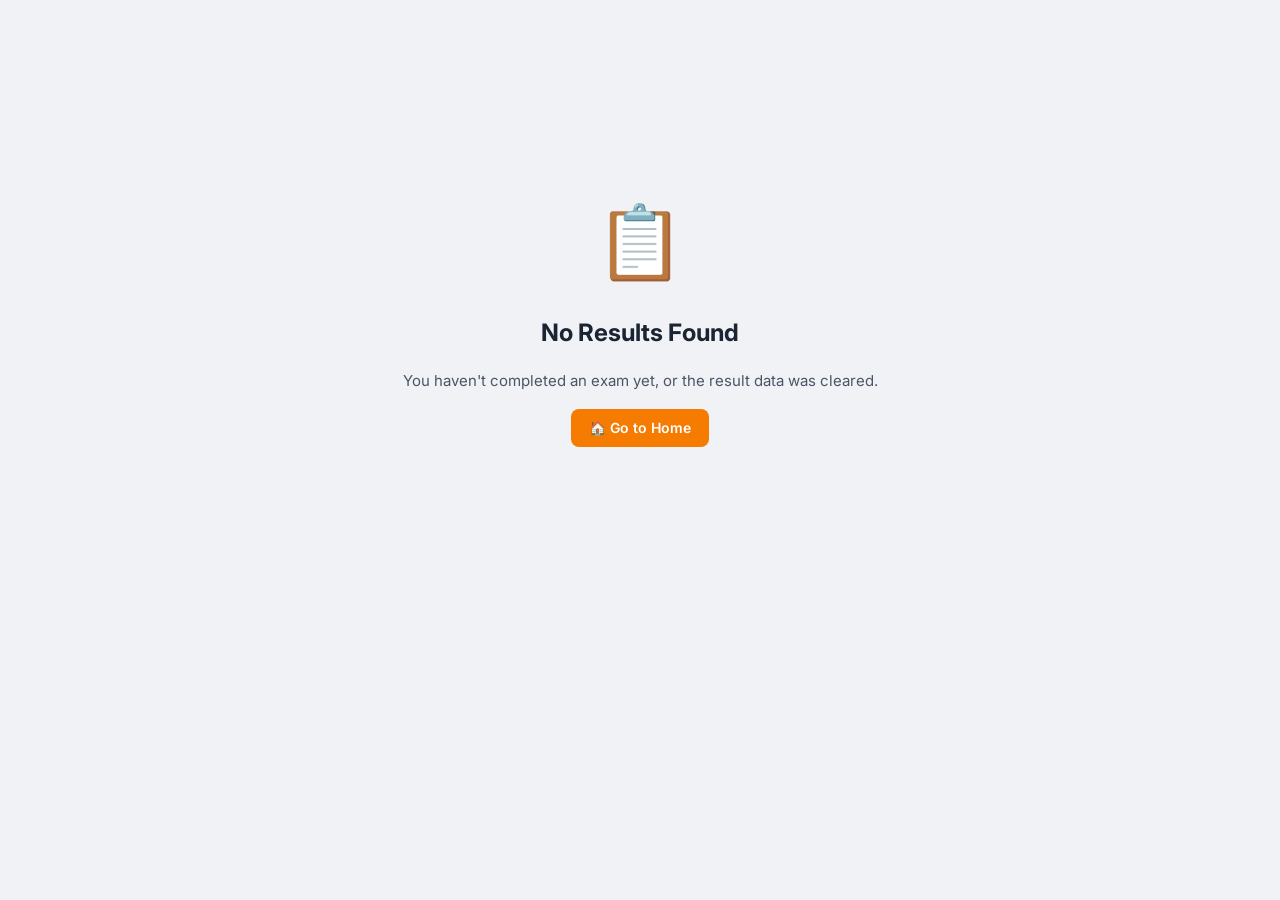
<file: results.html>
<!DOCTYPE html>
<html lang="en">
<head>
  <meta charset="UTF-8">
  <meta name="viewport" content="width=device-width, initial-scale=1.0">
  <title>Exam Results — NPTEL Mock Exam</title>
  <link rel="icon" type="image/svg+xml" href="favicon.svg">
  <meta name="description" content="Your NPTEL mock exam results with detailed question review.">
  <link rel="stylesheet" href="css/style.css">
  <style>
    body { background: var(--bg-page); overflow: auto; }

    /* ── Results Header ───────────────────── */
    .results-header {
      background: linear-gradient(135deg, #002660, #003580);
      color: white;
      padding: 32px 0 0;
    }

    .results-header .top-bar {
      display: flex;
      align-items: center;
      justify-content: space-between;
      margin-bottom: 28px;
    }

    .results-header .logo-area {
      display: flex;
      align-items: center;
      gap: 12px;
    }

    .results-header .logo-icon {
      width: 40px;
      height: 40px;
      background: var(--accent);
      border-radius: 8px;
      display: flex; align-items: center; justify-content: center;
      font-weight: 800; font-size: 18px; color: white;
    }

    .results-header .logo-text h1 { font-size: 17px; font-weight: 700; }
    .results-header .logo-text p  { font-size: 12px; opacity: 0.75; }

    /* ── Score Section ────────────────────── */
    .score-section {
      display: flex;
      gap: 32px;
      align-items: flex-start;
      padding-bottom: 32px;
      flex-wrap: wrap;
    }

    .score-circle {
      width: 160px;
      height: 160px;
      border-radius: 50%;
      border: 6px solid var(--q-answered);
      display: flex;
      flex-direction: column;
      align-items: center;
      justify-content: center;
      background: rgba(255,255,255,0.1);
      flex-shrink: 0;
      text-align: center;
    }

    .score-main {
      font-size: 44px;
      font-weight: 800;
      color: white;
      line-height: 1;
    }

    .score-total { font-size: 22px; font-weight: 400; opacity: 0.8; }
    .score-pct   { font-size: 16px; font-weight: 600; color: #ffb74d; margin-top: 4px; }
    .score-verdict {
      font-size: 13px;
      font-weight: 700;
      margin-top: 4px;
      padding: 3px 12px;
      border-radius: 99px;
      letter-spacing: 0.5px;
    }

    .score-verdict.pass { background: rgba(39,174,96,0.3); color: #a3f0c4; }
    .score-verdict.fail { background: rgba(231,76,60,0.3);  color: #ffa3a3; }

    .score-details {
      flex: 1;
      min-width: 240px;
    }

    .score-details h2 {
      font-size: 22px;
      font-weight: 800;
      color: white;
      margin-bottom: 4px;
    }

    .score-details .exam-meta {
      font-size: 13px;
      opacity: 0.75;
      margin-bottom: 20px;
    }

    .stats-row {
      display: grid;
      grid-template-columns: repeat(auto-fill, minmax(110px, 1fr));
      gap: 12px;
    }

    .stat-box {
      background: rgba(255,255,255,0.12);
      border: 1px solid rgba(255,255,255,0.15);
      border-radius: 10px;
      padding: 14px 10px;
      text-align: center;
    }

    .stat-box .s-val { font-size: 26px; font-weight: 800; color: white; display: block; }
    .stat-box .s-lbl { font-size: 11px; color: rgba(255,255,255,0.7); text-transform: uppercase; letter-spacing: 0.5px; }
    .stat-box.correct .s-val { color: #6ee7b7; }
    .stat-box.wrong   .s-val { color: #fca5a5; }
    .stat-box.skipped .s-val { color: #fbbf24; }

    /* ── Progress Bar ─────────────────────── */
    .progress-bar-wrap {
      background: rgba(255,255,255,0.15);
      border-radius: 99px;
      height: 10px;
      margin-top: 20px;
      overflow: hidden;
    }

    .progress-bar-fill {
      height: 100%;
      border-radius: 99px;
      transition: width 1s cubic-bezier(0.4, 0, 0.2, 1);
      width: 0%;
    }

    /* ── Review Section ───────────────────── */
    .review-section {
      padding: 40px 0 64px;
    }

    .review-toolbar {
      display: flex;
      gap: 12px;
      align-items: center;
      flex-wrap: wrap;
      margin-bottom: 20px;
    }

    .filter-btn {
      padding: 8px 16px;
      border-radius: 99px;
      border: 1.5px solid var(--border);
      font-size: 13px;
      font-weight: 600;
      cursor: pointer;
      background: white;
      color: var(--text-secondary);
      transition: all 0.2s;
      font-family: var(--font-sans);
    }

    .filter-btn:hover { border-color: var(--primary); color: var(--primary); }
    .filter-btn.active { background: var(--primary); color: white; border-color: var(--primary); }

    .search-box {
      margin-left: auto;
      position: relative;
    }

    .search-box input {
      padding: 8px 14px 8px 36px;
      border: 1.5px solid var(--border);
      border-radius: 99px;
      font-size: 13px;
      font-family: var(--font-sans);
      outline: none;
      width: 220px;
      transition: border-color 0.2s;
    }

    .search-box input:focus { border-color: var(--primary); }

    .search-box .search-icon {
      position: absolute;
      left: 12px;
      top: 50%;
      transform: translateY(-50%);
      font-size: 14px;
      color: var(--text-muted);
    }

    /* ── Review Table ─────────────────────── */
    .review-table-wrapper {
      border-radius: var(--radius-lg);
      overflow: hidden;
      box-shadow: var(--shadow-sm);
      border: 1px solid var(--border);
    }

    .review-table {
      width: 100%;
      border-collapse: collapse;
      background: white;
      font-size: 13px;
    }

    .review-table thead {
      background: var(--primary);
      color: white;
      position: sticky;
      top: 0;
      z-index: 10;
    }

    .review-table thead th {
      padding: 12px 14px;
      text-align: left;
      font-weight: 600;
      white-space: nowrap;
    }

    .review-table tbody tr {
      border-bottom: 1px solid var(--border);
      transition: background 0.15s;
    }

    .review-table tbody tr:last-child { border-bottom: none; }
    .review-table tbody tr:hover { background: #f8faff; }

    .review-table td {
      padding: 12px 14px;
      vertical-align: top;
    }

    /* Row colors */
    .row-correct { background: #f0fdf4; }
    .row-correct:hover { background: #e8faf0 !important; }
    .row-wrong   { background: #fff7f7; }
    .row-wrong:hover { background: #ffefef !important; }
    .row-skipped { background: #fffcf0; }
    .row-skipped:hover { background: #fff8e0 !important; }

    /* Columns */
    .q-index { font-weight: 700; color: var(--text-secondary); width: 40px; }
    .q-text  { max-width: 280px; line-height: 1.5; }

    .review-option {
      display: flex;
      gap: 6px;
      margin-bottom: 4px;
      font-size: 12.5px;
      align-items: flex-start;
    }

    .review-option.highlight-correct { color: #166534; font-weight: 600; }
    .review-option.highlight-wrong   { color: #991b1b; text-decoration: line-through; }

    .opt-letter {
      width: 20px;
      height: 20px;
      border-radius: 50%;
      background: #e2e8f0;
      display: inline-flex;
      align-items: center;
      justify-content: center;
      font-weight: 700;
      font-size: 11px;
      flex-shrink: 0;
    }

    .highlight-correct .opt-letter { background: #bbf7d0; color: #166534; }
    .highlight-wrong   .opt-letter { background: #fecaca; color: #991b1b; }

    .user-ans {
      font-size: 12.5px;
      color: var(--text-primary);
      background: #eff6ff;
      padding: 3px 8px;
      border-radius: 4px;
    }

    .user-ans.skipped {
      background: #fffbeb;
      color: #92400e;
      font-style: italic;
    }

    .correct-opt {
      font-size: 12.5px;
      color: #166534;
      background: #dcfce7;
      padding: 3px 8px;
      border-radius: 4px;
      font-weight: 600;
    }

    /* Badges */
    .r-badge {
      display: inline-flex;
      align-items: center;
      padding: 3px 10px;
      border-radius: 99px;
      font-size: 12px;
      font-weight: 700;
      white-space: nowrap;
    }

    .badge-correct { background: #dcfce7; color: #166534; }
    .badge-wrong   { background: #fee2e2; color: #991b1b; }
    .badge-skip    { background: #fef9c3; color: #854d0e; }

    .exp-text {
      font-size: 12px;
      color: var(--text-secondary);
      line-height: 1.5;
      max-width: 220px;
      display: block;
    }

    .no-exp { color: var(--text-muted); font-style: italic; }

    /* ── Action Bar ───────────────────────── */
    .action-bar {
      display: flex;
      gap: 16px;
      justify-content: center;
      flex-wrap: wrap;
      margin-top: 32px;
    }

    /* ── No Result ────────────────────────── */
    #no-result {
      min-height: 70vh;
      display: flex;
      flex-direction: column;
      align-items: center;
      justify-content: center;
      text-align: center;
      gap: 16px;
    }

    #no-result .big-icon { font-size: 72px; }
    #no-result h2 { font-size: 24px; font-weight: 700; color: var(--text-primary); }
    #no-result p  { font-size: 15px; color: var(--text-secondary); }

    /* ── Responsive ───────────────────────── */
    @media (max-width: 700px) {
      .score-section { flex-direction: column; align-items: center; text-align: center; }
      .score-circle  { width: 130px; height: 130px; }
      .score-main    { font-size: 36px; }
      .review-toolbar { gap: 8px; }
      .search-box input { width: 170px; }
    }
  </style>
</head>
<body>

<!-- No result fallback -->
<div id="no-result" style="display:none;">
  <div class="big-icon">📋</div>
  <h2>No Results Found</h2>
  <p>You haven't completed an exam yet, or the result data was cleared.</p>
  <a href="index.html" class="btn btn-primary">🏠 Go to Home</a>
</div>

<!-- Result Content -->
<div id="result-content" style="display:none;">

  <!-- Header / Score -->
  <div class="results-header">
    <div class="container">
      <div class="top-bar">
        <div class="logo-area">
          <div class="logo-icon">N</div>
          <div class="logo-text">
            <h1>Exam Completed</h1>
            <p>NPTEL Mock Exam Portal</p>
          </div>
        </div>
        <div style="display:flex;gap:10px;">
          <a href="index.html" class="btn btn-secondary">🏠 Home</a>
        </div>
      </div>

      <div class="score-section">
        <div class="score-circle" id="score-circle">
          <!-- Populated by JS -->
        </div>
        <div class="score-details">
          <h2 id="exam-name-display">Exam Results</h2>
          <div class="exam-meta">
            Submitted: <span id="submitted-at">—</span>
            &nbsp;·&nbsp; Time Taken: <span id="stat-time">—</span>
          </div>

          <div class="stats-row">
            <div class="stat-box correct">
              <span class="s-val" id="stat-correct">0</span>
              <span class="s-lbl">✓ Correct</span>
            </div>
            <div class="stat-box wrong">
              <span class="s-val" id="stat-wrong">0</span>
              <span class="s-lbl">✗ Wrong</span>
            </div>
            <div class="stat-box skipped">
              <span class="s-val" id="stat-skipped">0</span>
              <span class="s-lbl">– Skipped</span>
            </div>
            <div class="stat-box">
              <span class="s-val" id="stat-accuracy">—</span>
              <span class="s-lbl">Accuracy</span>
            </div>
          </div>

          <div class="progress-bar-wrap">
            <div class="progress-bar-fill" id="score-progress"></div>
          </div>
        </div>
      </div>
    </div>
  </div>

  <!-- Review Section -->
  <section class="review-section">
    <div class="container">

      <h2 style="font-size:22px;font-weight:800;color:var(--text-primary);margin-bottom:6px;">📋 Question-by-Question Review</h2>
      <p style="font-size:14px;color:var(--text-secondary);margin-bottom:24px;">Review all questions with correct answers and explanations below.</p>

      <div class="review-toolbar">
        <button class="filter-btn active" id="filter-all">All</button>
        <button class="filter-btn" id="filter-correct" style="color:#166534;border-color:#bbf7d0;">✓ Correct</button>
        <button class="filter-btn" id="filter-wrong"   style="color:#991b1b;border-color:#fecaca;">✗ Wrong</button>
        <button class="filter-btn" id="filter-skipped" style="color:#854d0e;border-color:#fef9c3;">– Skipped</button>
        <div class="search-box">
          <span class="search-icon">🔍</span>
          <input type="text" id="search-questions" placeholder="Search questions…">
        </div>
      </div>

      <div class="review-table-wrapper">
        <table class="review-table">
          <thead>
            <tr>
              <th>#</th>
              <th>Question</th>
              <th>Options</th>
              <th>Your Answer</th>
              <th>Correct Answer</th>
              <th>Status</th>
              <th>Explanation</th>
            </tr>
          </thead>
          <tbody id="review-tbody">
            <!-- Populated by JS -->
          </tbody>
        </table>
      </div>

      <div class="action-bar">
        <a href="index.html" class="btn btn-outline">🏠 Back to Home</a>
        <button class="btn btn-primary" onclick="sessionStorage.removeItem('nptel_result');window.history.back();">🔁 Retake Exam</button>
      </div>

    </div>
  </section>

</div>

<div id="toast-container"></div>

<script src="js/results.js"></script>
<script>
  // Animate progress bar on load
  window.addEventListener('load', () => {
    setTimeout(() => {
      const bar = document.getElementById('score-progress');
      if (bar) bar.style.width = bar.style.width; // trigger reflow
    }, 300);
  });
</script>
</body>
</html>
</file>
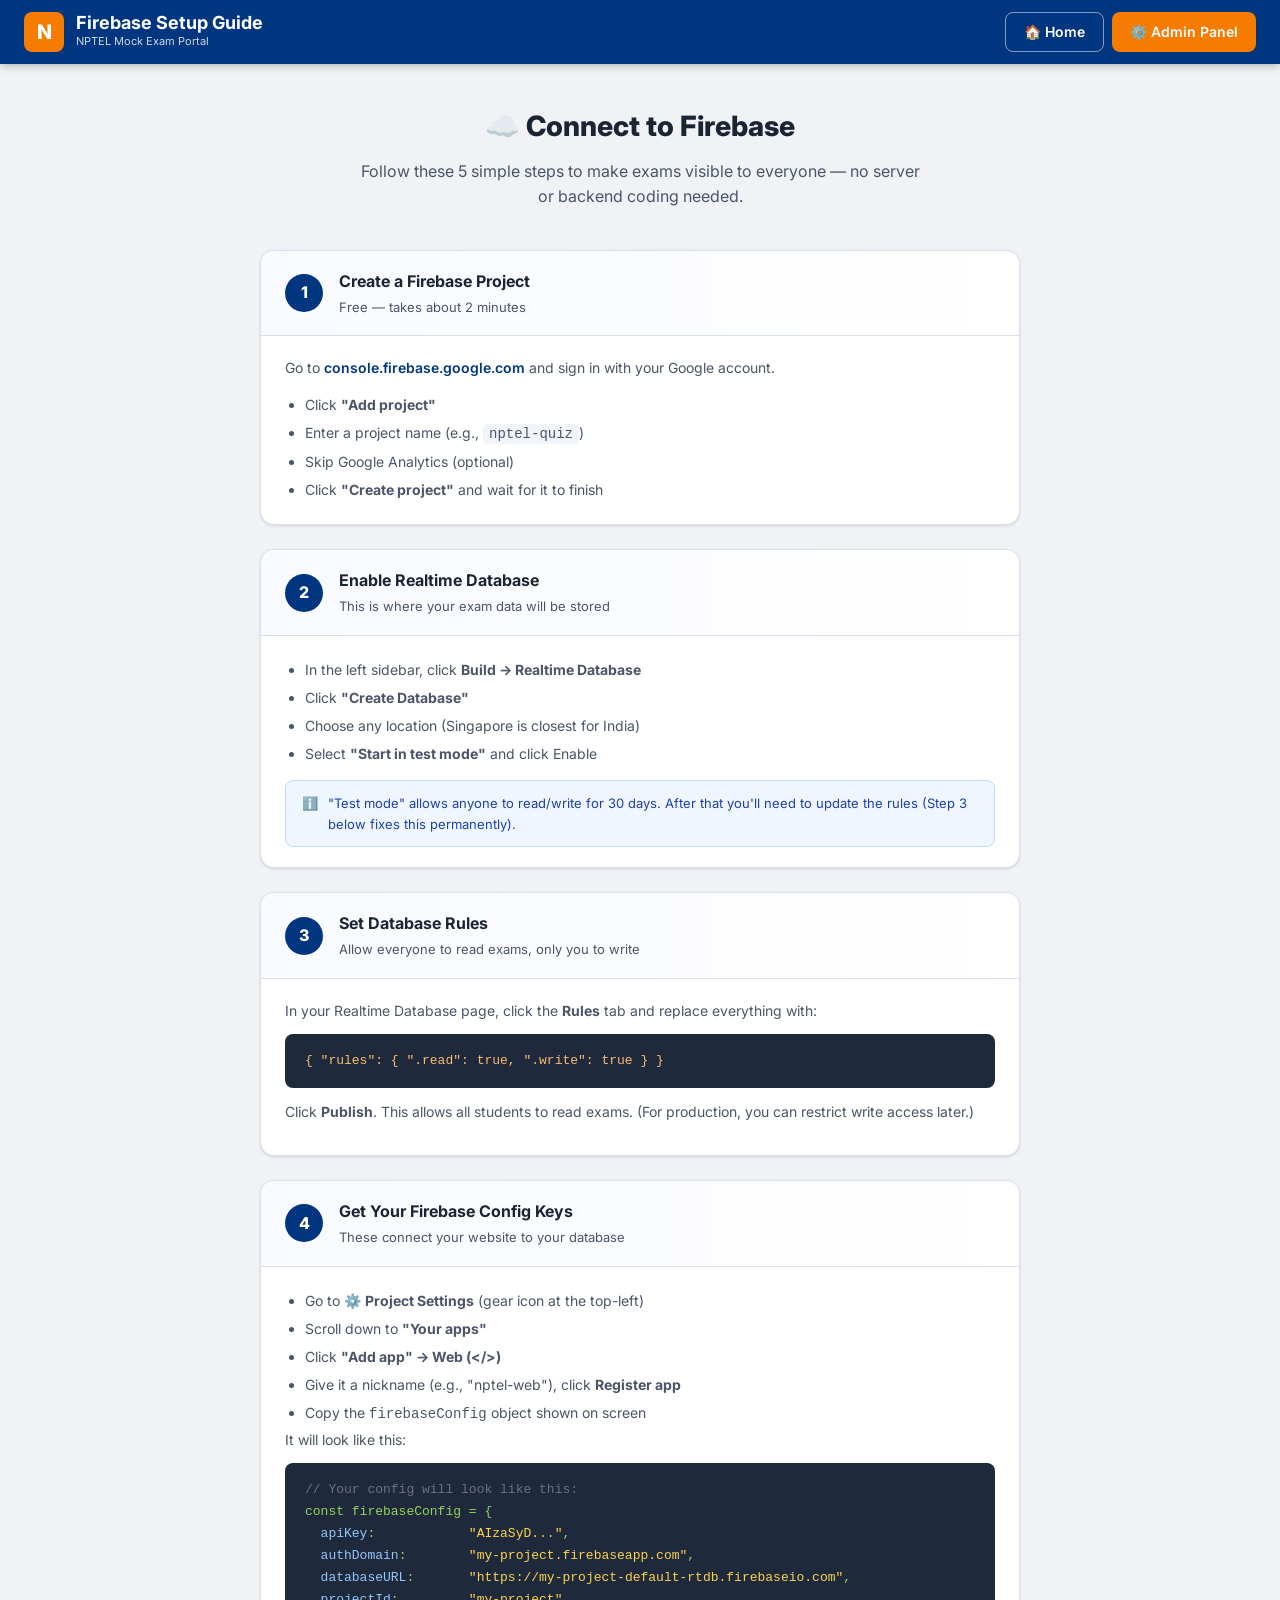
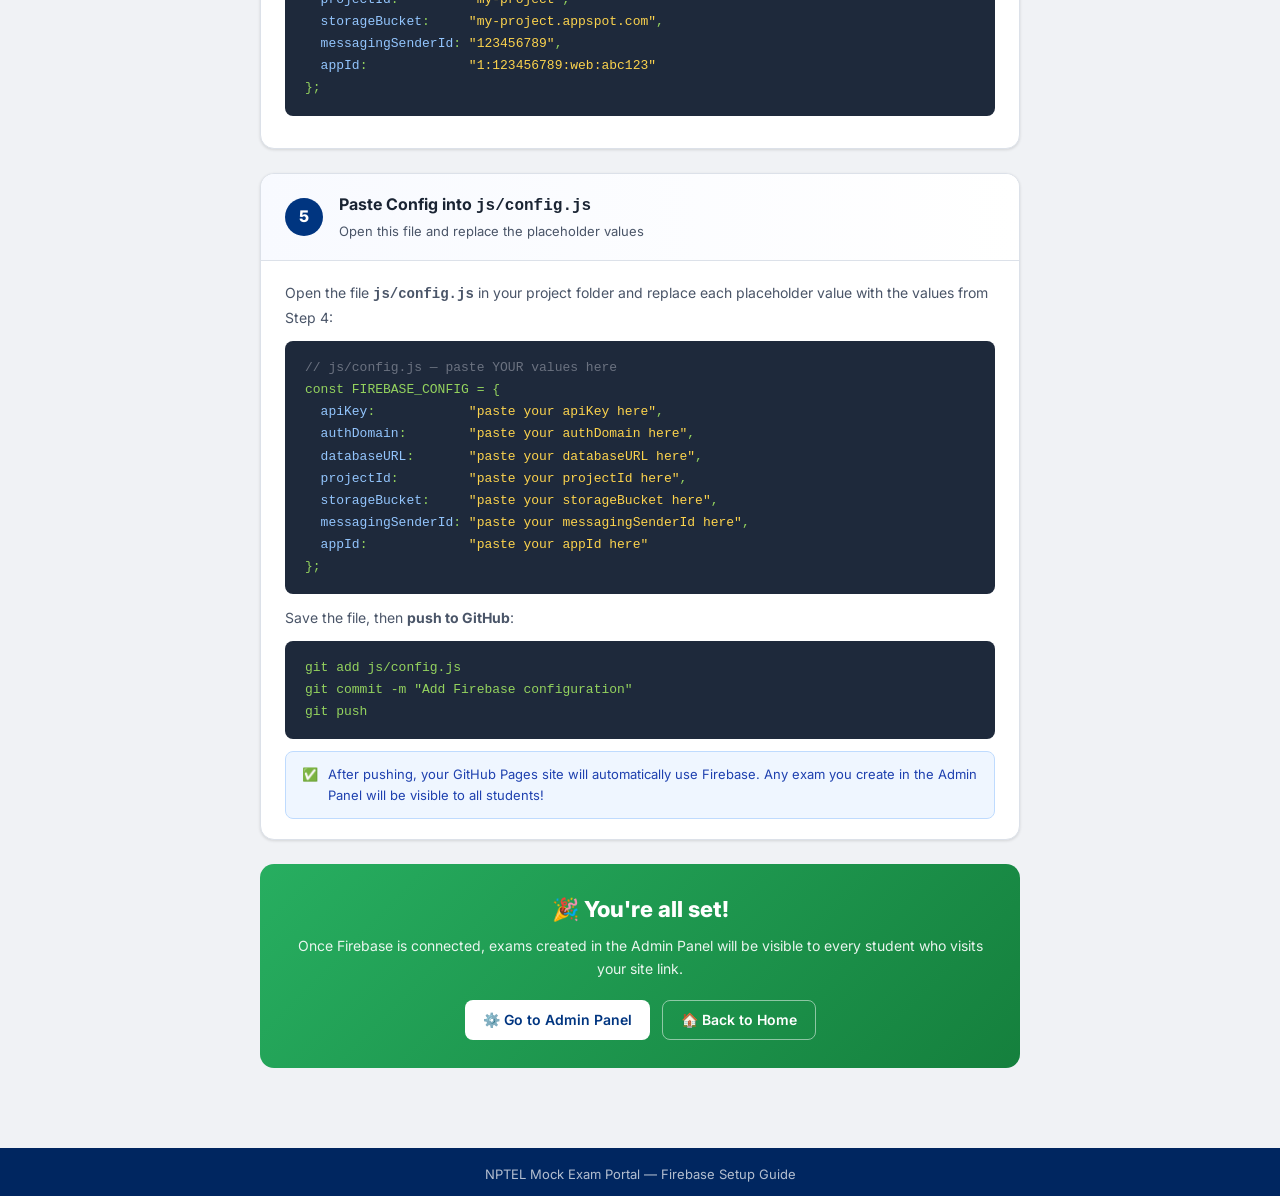
<file: setup.html>
<!DOCTYPE html>
<html lang="en">
<head>
  <meta charset="UTF-8">
  <meta name="viewport" content="width=device-width, initial-scale=1.0">
  <title>Firebase Setup Guide — NPTEL Mock Exam</title>
  <link rel="stylesheet" href="css/style.css">
  <style>
    body { background: var(--bg-page); }
    .setup-layout { min-height: 100vh; display: flex; flex-direction: column; }
    .setup-main { flex: 1; padding: 40px 0 80px; }

    .steps { display: flex; flex-direction: column; gap: 24px; max-width: 760px; margin: 0 auto; }

    .step-card {
      background: white;
      border: 1px solid var(--border);
      border-radius: 14px;
      overflow: hidden;
      box-shadow: var(--shadow-sm);
    }

    .step-header {
      display: flex;
      align-items: center;
      gap: 16px;
      padding: 18px 24px;
      background: linear-gradient(90deg, #f8faff, white);
      border-bottom: 1px solid var(--border);
    }

    .step-num {
      width: 38px; height: 38px;
      border-radius: 50%;
      background: var(--primary);
      color: white;
      display: flex; align-items: center; justify-content: center;
      font-size: 16px; font-weight: 800;
      flex-shrink: 0;
    }

    .step-header h3 { font-size: 16px; font-weight: 700; color: var(--text-primary); }
    .step-header p  { font-size: 13px; color: var(--text-secondary); margin-top: 2px; }

    .step-body { padding: 20px 24px; }
    .step-body p { font-size: 14px; color: var(--text-secondary); line-height: 1.65; margin-bottom: 12px; }
    .step-body ul { margin-left: 20px; color: var(--text-secondary); font-size: 14px; line-height: 2; }

    .code-block {
      background: #1e293b;
      color: #94d35e;
      border-radius: 8px;
      padding: 16px 20px;
      font-family: 'Courier New', monospace;
      font-size: 13px;
      line-height: 1.7;
      overflow-x: auto;
      white-space: pre;
      margin: 12px 0;
      position: relative;
    }

    .code-block .comment { color: #6b7280; }
    .code-block .key     { color: #93c5fd; }
    .code-block .val     { color: #fcd34d; }

    .tip-box {
      background: #eff6ff;
      border: 1px solid #bfdbfe;
      border-radius: 8px;
      padding: 12px 16px;
      font-size: 13px;
      color: #1e40af;
      display: flex;
      gap: 10px;
      align-items: flex-start;
      margin-top: 12px;
    }

    .rules-box {
      background: #1e293b;
      color: #fdba74;
      border-radius: 8px;
      padding: 16px 20px;
      font-family: 'Courier New', monospace;
      font-size: 13px;
      line-height: 1.7;
      margin: 12px 0;
    }

    .done-banner {
      background: linear-gradient(135deg, var(--q-answered), #15803d);
      color: white;
      border-radius: 14px;
      padding: 28px 32px;
      text-align: center;
    }
    .done-banner h2 { font-size: 22px; font-weight: 800; margin-bottom: 8px; }
    .done-banner p  { font-size: 14px; opacity: 0.9; margin-bottom: 20px; }
    .done-banner .actions { display: flex; gap: 12px; justify-content: center; flex-wrap: wrap; }

    .link-btn {
      display: inline-flex; align-items: center; gap: 6px;
      color: var(--primary); font-weight: 700; font-size: 14px;
      text-decoration: underline; text-decoration-style: dashed;
      text-underline-offset: 3px; cursor: pointer;
    }
  </style>
</head>
<body>
<div class="setup-layout">

  <header class="site-header">
    <div class="logo">
      <div class="logo-icon">N</div>
      <div class="logo-text">
        <h1>Firebase Setup Guide</h1>
        <p>NPTEL Mock Exam Portal</p>
      </div>
    </div>
    <nav>
      <a href="index.html" class="btn btn-secondary">🏠 Home</a>
      <a href="admin.html" class="btn btn-primary">⚙️ Admin Panel</a>
    </nav>
  </header>

  <main class="setup-main">
    <div class="container">

      <div style="text-align:center;margin-bottom:40px;">
        <h2 style="font-size:28px;font-weight:800;color:var(--text-primary);margin-bottom:10px;">
          ☁️ Connect to Firebase
        </h2>
        <p style="font-size:16px;color:var(--text-secondary);max-width:560px;margin:0 auto;">
          Follow these 5 simple steps to make exams visible to everyone — no server or backend coding needed.
        </p>
      </div>

      <div class="steps">

        <!-- Step 1 -->
        <div class="step-card">
          <div class="step-header">
            <div class="step-num">1</div>
            <div>
              <h3>Create a Firebase Project</h3>
              <p>Free — takes about 2 minutes</p>
            </div>
          </div>
          <div class="step-body">
            <p>Go to <a href="https://console.firebase.google.com/" target="_blank" style="color:var(--primary);font-weight:600;">console.firebase.google.com</a> and sign in with your Google account.</p>
            <ul>
              <li>Click <strong>"Add project"</strong></li>
              <li>Enter a project name (e.g., <code style="background:#f1f5f9;padding:2px 6px;border-radius:4px;">nptel-quiz</code>)</li>
              <li>Skip Google Analytics (optional)</li>
              <li>Click <strong>"Create project"</strong> and wait for it to finish</li>
            </ul>
          </div>
        </div>

        <!-- Step 2 -->
        <div class="step-card">
          <div class="step-header">
            <div class="step-num">2</div>
            <div>
              <h3>Enable Realtime Database</h3>
              <p>This is where your exam data will be stored</p>
            </div>
          </div>
          <div class="step-body">
            <ul>
              <li>In the left sidebar, click <strong>Build → Realtime Database</strong></li>
              <li>Click <strong>"Create Database"</strong></li>
              <li>Choose any location (Singapore is closest for India)</li>
              <li>Select <strong>"Start in test mode"</strong> and click Enable</li>
            </ul>
            <div class="tip-box">
              <span>ℹ️</span>
              <div>"Test mode" allows anyone to read/write for 30 days. After that you'll need to update the rules (Step 3 below fixes this permanently).</div>
            </div>
          </div>
        </div>

        <!-- Step 3 -->
        <div class="step-card">
          <div class="step-header">
            <div class="step-num">3</div>
            <div>
              <h3>Set Database Rules</h3>
              <p>Allow everyone to read exams, only you to write</p>
            </div>
          </div>
          <div class="step-body">
            <p>In your Realtime Database page, click the <strong>Rules</strong> tab and replace everything with:</p>
            <div class="rules-box">{
  "rules": {
    ".read": true,
    ".write": true
  }
}</div>
            <p>Click <strong>Publish</strong>. This allows all students to read exams. (For production, you can restrict write access later.)</p>
          </div>
        </div>

        <!-- Step 4 -->
        <div class="step-card">
          <div class="step-header">
            <div class="step-num">4</div>
            <div>
              <h3>Get Your Firebase Config Keys</h3>
              <p>These connect your website to your database</p>
            </div>
          </div>
          <div class="step-body">
            <ul>
              <li>Go to ⚙️ <strong>Project Settings</strong> (gear icon at the top-left)</li>
              <li>Scroll down to <strong>"Your apps"</strong></li>
              <li>Click <strong>"Add app" → Web (&lt;/&gt;)</strong></li>
              <li>Give it a nickname (e.g., "nptel-web"), click <strong>Register app</strong></li>
              <li>Copy the <code>firebaseConfig</code> object shown on screen</li>
            </ul>
            <p>It will look like this:</p>
            <div class="code-block"><span class="comment">// Your config will look like this:</span>
const firebaseConfig = {
  <span class="key">apiKey</span>:            <span class="val">"AIzaSyD..."</span>,
  <span class="key">authDomain</span>:        <span class="val">"my-project.firebaseapp.com"</span>,
  <span class="key">databaseURL</span>:       <span class="val">"https://my-project-default-rtdb.firebaseio.com"</span>,
  <span class="key">projectId</span>:         <span class="val">"my-project"</span>,
  <span class="key">storageBucket</span>:     <span class="val">"my-project.appspot.com"</span>,
  <span class="key">messagingSenderId</span>: <span class="val">"123456789"</span>,
  <span class="key">appId</span>:             <span class="val">"1:123456789:web:abc123"</span>
};</div>
          </div>
        </div>

        <!-- Step 5 -->
        <div class="step-card">
          <div class="step-header">
            <div class="step-num">5</div>
            <div>
              <h3>Paste Config into <code>js/config.js</code></h3>
              <p>Open this file and replace the placeholder values</p>
            </div>
          </div>
          <div class="step-body">
            <p>Open the file <strong><code>js/config.js</code></strong> in your project folder and replace each placeholder value with the values from Step 4:</p>
            <div class="code-block"><span class="comment">// js/config.js — paste YOUR values here</span>
const FIREBASE_CONFIG = {
  <span class="key">apiKey</span>:            <span class="val">"paste your apiKey here"</span>,
  <span class="key">authDomain</span>:        <span class="val">"paste your authDomain here"</span>,
  <span class="key">databaseURL</span>:       <span class="val">"paste your databaseURL here"</span>,
  <span class="key">projectId</span>:         <span class="val">"paste your projectId here"</span>,
  <span class="key">storageBucket</span>:     <span class="val">"paste your storageBucket here"</span>,
  <span class="key">messagingSenderId</span>: <span class="val">"paste your messagingSenderId here"</span>,
  <span class="key">appId</span>:             <span class="val">"paste your appId here"</span>
};</div>
            <p>Save the file, then <strong>push to GitHub</strong>:</p>
            <div class="code-block">git add js/config.js
git commit -m "Add Firebase configuration"
git push</div>
            <div class="tip-box">
              <span>✅</span>
              <div>After pushing, your GitHub Pages site will automatically use Firebase. Any exam you create in the Admin Panel will be visible to all students!</div>
            </div>
          </div>
        </div>

        <!-- Done Banner -->
        <div class="done-banner">
          <h2>🎉 You're all set!</h2>
          <p>Once Firebase is connected, exams created in the Admin Panel will be visible to every student who visits your site link.</p>
          <div class="actions">
            <a href="admin.html" class="btn btn-primary" style="background:white;color:var(--primary);">⚙️ Go to Admin Panel</a>
            <a href="index.html" class="btn btn-secondary" style="border-color:rgba(255,255,255,0.5);">🏠 Back to Home</a>
          </div>
        </div>

      </div>
    </div>
  </main>

  <footer class="site-footer">
    <p>NPTEL Mock Exam Portal — Firebase Setup Guide</p>
  </footer>

</div>
</body>
</html>
</file>
<file: css/style.css>
/* ============================================================
   NPTEL Mock Exam — Global Design System
   ============================================================ */

@import url('https://fonts.googleapis.com/css2?family=Inter:wght@300;400;500;600;700;800&family=Roboto:wght@300;400;500;700&display=swap');

/* ── Design Tokens ─────────────────────────────────────────── */
:root {
  /* Brand Colors */
  --primary:        #003580;
  --primary-dark:   #002660;
  --primary-light:  #1a4fa0;
  --accent:         #f57c00;
  --accent-dark:    #e65100;
  --accent-light:   #ff9a3c;

  /* NPTEL Exam Palette */
  --q-not-visited:  #95a5a6;
  --q-not-answered: #e74c3c;
  --q-answered:     #27ae60;
  --q-marked:       #8e44ad;
  --q-answered-marked: #8e44ad;

  /* Neutrals */
  --bg-page:        #f0f2f5;
  --bg-card:        #ffffff;
  --bg-header:      #003580;
  --border:         #dce1e9;
  --border-strong:  #b0bec5;
  --text-primary:   #1a2433;
  --text-secondary: #4a5568;
  --text-muted:     #718096;
  --text-white:     #ffffff;

  /* Timer */
  --timer-normal:   #27ae60;
  --timer-warning:  #f39c12;
  --timer-danger:   #e74c3c;

  /* Shadows */
  --shadow-sm:      0 1px 3px rgba(0,0,0,0.12);
  --shadow-md:      0 4px 12px rgba(0,0,0,0.15);
  --shadow-lg:      0 8px 30px rgba(0,0,0,0.18);

  /* Radius */
  --radius-sm:      4px;
  --radius-md:      8px;
  --radius-lg:      12px;
  --radius-xl:      20px;

  /* Font */
  --font-sans:      'Inter', 'Roboto', sans-serif;
}

/* ── Reset ─────────────────────────────────────────────────── */
*, *::before, *::after {
  box-sizing: border-box;
  margin: 0;
  padding: 0;
}

html {
  scroll-behavior: smooth;
}

body {
  font-family: var(--font-sans);
  background: var(--bg-page);
  color: var(--text-primary);
  line-height: 1.6;
  -webkit-font-smoothing: antialiased;
}

a {
  text-decoration: none;
  color: inherit;
}

img {
  max-width: 100%;
}

/* ── Utilities ─────────────────────────────────────────────── */
.container {
  max-width: 1200px;
  margin: 0 auto;
  padding: 0 24px;
}

.flex { display: flex; }
.items-center { align-items: center; }
.justify-between { justify-content: space-between; }
.gap-8 { gap: 8px; }
.gap-12 { gap: 12px; }
.gap-16 { gap: 16px; }
.gap-24 { gap: 24px; }

.text-center { text-align: center; }
.font-bold { font-weight: 700; }
.font-semibold { font-weight: 600; }

/* ── Shared Header ─────────────────────────────────────────── */
.site-header {
  background: var(--primary);
  padding: 0 24px;
  height: 64px;
  display: flex;
  align-items: center;
  justify-content: space-between;
  box-shadow: 0 2px 8px rgba(0,0,0,0.25);
  position: sticky;
  top: 0;
  z-index: 100;
}

.site-header .logo {
  display: flex;
  align-items: center;
  gap: 12px;
}

.site-header .logo-icon {
  width: 40px;
  height: 40px;
  background: var(--accent);
  border-radius: 8px;
  display: flex;
  align-items: center;
  justify-content: center;
  font-size: 20px;
  font-weight: 800;
  color: white;
}

.site-header .logo-text {
  color: white;
}

.site-header .logo-text h1 {
  font-size: 18px;
  font-weight: 700;
  line-height: 1.1;
}

.site-header .logo-text p {
  font-size: 11px;
  opacity: 0.8;
  font-weight: 400;
}

.site-header nav {
  display: flex;
  gap: 8px;
}

.btn {
  display: inline-flex;
  align-items: center;
  gap: 6px;
  padding: 8px 18px;
  border-radius: var(--radius-md);
  font-size: 14px;
  font-weight: 600;
  font-family: var(--font-sans);
  cursor: pointer;
  border: none;
  transition: all 0.2s ease;
  text-decoration: none;
}

.btn-primary {
  background: var(--accent);
  color: white;
}

.btn-primary:hover {
  background: var(--accent-dark);
  transform: translateY(-1px);
  box-shadow: 0 4px 12px rgba(245,124,0,0.4);
}

.btn-secondary {
  background: transparent;
  color: white;
  border: 1.5px solid rgba(255,255,255,0.5);
}

.btn-secondary:hover {
  background: rgba(255,255,255,0.15);
  border-color: white;
}

.btn-outline {
  background: transparent;
  color: var(--primary);
  border: 1.5px solid var(--primary);
}

.btn-outline:hover {
  background: var(--primary);
  color: white;
}

.btn-danger {
  background: var(--q-not-answered);
  color: white;
}

.btn-danger:hover {
  background: #c0392b;
  transform: translateY(-1px);
}

.btn-success {
  background: var(--q-answered);
  color: white;
}

.btn-success:hover {
  background: #219a52;
  transform: translateY(-1px);
}

.btn:disabled {
  opacity: 0.5;
  cursor: not-allowed;
  transform: none !important;
}

/* ── Card ──────────────────────────────────────────────────── */
.card {
  background: var(--bg-card);
  border-radius: var(--radius-lg);
  box-shadow: var(--shadow-sm);
  border: 1px solid var(--border);
  overflow: hidden;
}

.card-header {
  padding: 16px 24px;
  border-bottom: 1px solid var(--border);
  display: flex;
  align-items: center;
  justify-content: space-between;
  background: #f8fafc;
}

.card-header h2 {
  font-size: 16px;
  font-weight: 700;
  color: var(--primary);
}

.card-body {
  padding: 24px;
}

/* ── Modal ─────────────────────────────────────────────────── */
.modal-overlay {
  position: fixed;
  inset: 0;
  background: rgba(0,0,0,0.55);
  backdrop-filter: blur(4px);
  display: flex;
  align-items: center;
  justify-content: center;
  z-index: 1000;
  opacity: 0;
  pointer-events: none;
  transition: opacity 0.2s ease;
}

.modal-overlay.active {
  opacity: 1;
  pointer-events: all;
}

.modal {
  background: white;
  border-radius: var(--radius-xl);
  box-shadow: var(--shadow-lg);
  width: 90%;
  max-width: 480px;
  transform: translateY(20px) scale(0.97);
  transition: transform 0.25s ease;
}

.modal-overlay.active .modal {
  transform: translateY(0) scale(1);
}

.modal-header {
  padding: 20px 24px 16px;
  border-bottom: 1px solid var(--border);
  display: flex;
  align-items: center;
  justify-content: space-between;
}

.modal-header h3 {
  font-size: 18px;
  font-weight: 700;
  color: var(--text-primary);
}

.modal-close {
  width: 32px;
  height: 32px;
  border: none;
  background: #f1f5f9;
  border-radius: 50%;
  cursor: pointer;
  display: flex;
  align-items: center;
  justify-content: center;
  font-size: 18px;
  color: var(--text-secondary);
  transition: background 0.2s;
}

.modal-close:hover {
  background: #e2e8f0;
}

.modal-body {
  padding: 20px 24px;
}

.modal-footer {
  padding: 16px 24px;
  border-top: 1px solid var(--border);
  display: flex;
  gap: 12px;
  justify-content: flex-end;
}

/* ── Toast ─────────────────────────────────────────────────── */
#toast-container {
  position: fixed;
  bottom: 24px;
  right: 24px;
  z-index: 9999;
  display: flex;
  flex-direction: column;
  gap: 10px;
}

.toast {
  padding: 14px 20px;
  border-radius: var(--radius-md);
  font-size: 14px;
  font-weight: 500;
  color: white;
  box-shadow: var(--shadow-md);
  animation: slideUp 0.3s ease;
  max-width: 320px;
  display: flex;
  align-items: center;
  gap: 10px;
}

.toast.success { background: #27ae60; }
.toast.error   { background: #e74c3c; }
.toast.info    { background: var(--primary); }
.toast.warning { background: #f39c12; }

@keyframes slideUp {
  from { transform: translateY(20px); opacity: 0; }
  to   { transform: translateY(0); opacity: 1; }
}

/* ── Footer ────────────────────────────────────────────────── */
.site-footer {
  background: var(--primary-dark);
  color: rgba(255,255,255,0.7);
  text-align: center;
  padding: 16px 24px;
  font-size: 13px;
}

.site-footer strong {
  color: var(--accent-light);
}

/* ── Scrollbar ─────────────────────────────────────────────── */
::-webkit-scrollbar {
  width: 6px;
  height: 6px;
}
::-webkit-scrollbar-track { background: #f1f5f9; }
::-webkit-scrollbar-thumb {
  background: #cbd5e1;
  border-radius: 99px;
}
::-webkit-scrollbar-thumb:hover { background: #94a3b8; }

/* ── Mobile Responsive ─────────────────────────────────────── */
@media (max-width: 640px) {
  .site-header {
    padding: 0 14px;
    height: 56px;
  }

  .site-header .logo-text p {
    display: none;
  }

  .site-header nav .btn {
    padding: 7px 12px;
    font-size: 12px;
  }

  .container {
    padding: 0 16px;
  }

  .btn {
    padding: 8px 14px;
    font-size: 13px;
  }

  .modal {
    max-width: 95%;
    border-radius: var(--radius-lg);
  }

  .modal-body,
  .modal-footer,
  .modal-header {
    padding: 14px 16px;
  }

  #toast-container {
    bottom: 16px;
    right: 16px;
    left: 16px;
  }

  .toast {
    max-width: 100%;
  }
}

@keyframes fadeIn {
  from { opacity: 0; transform: translateY(8px); }
  to   { opacity: 1; transform: translateY(0); }
}

.fade-in {
  animation: fadeIn 0.3s ease forwards;
}

/* ── Badge ─────────────────────────────────────────────────── */
.badge {
  display: inline-flex;
  align-items: center;
  padding: 3px 10px;
  border-radius: 99px;
  font-size: 12px;
  font-weight: 600;
}

.badge-primary { background: #dbeafe; color: #1d4ed8; }
.badge-success { background: #dcfce7; color: #166534; }
.badge-danger  { background: #fee2e2; color: #991b1b; }
.badge-warning { background: #fef3c7; color: #92400e; }
</file>
